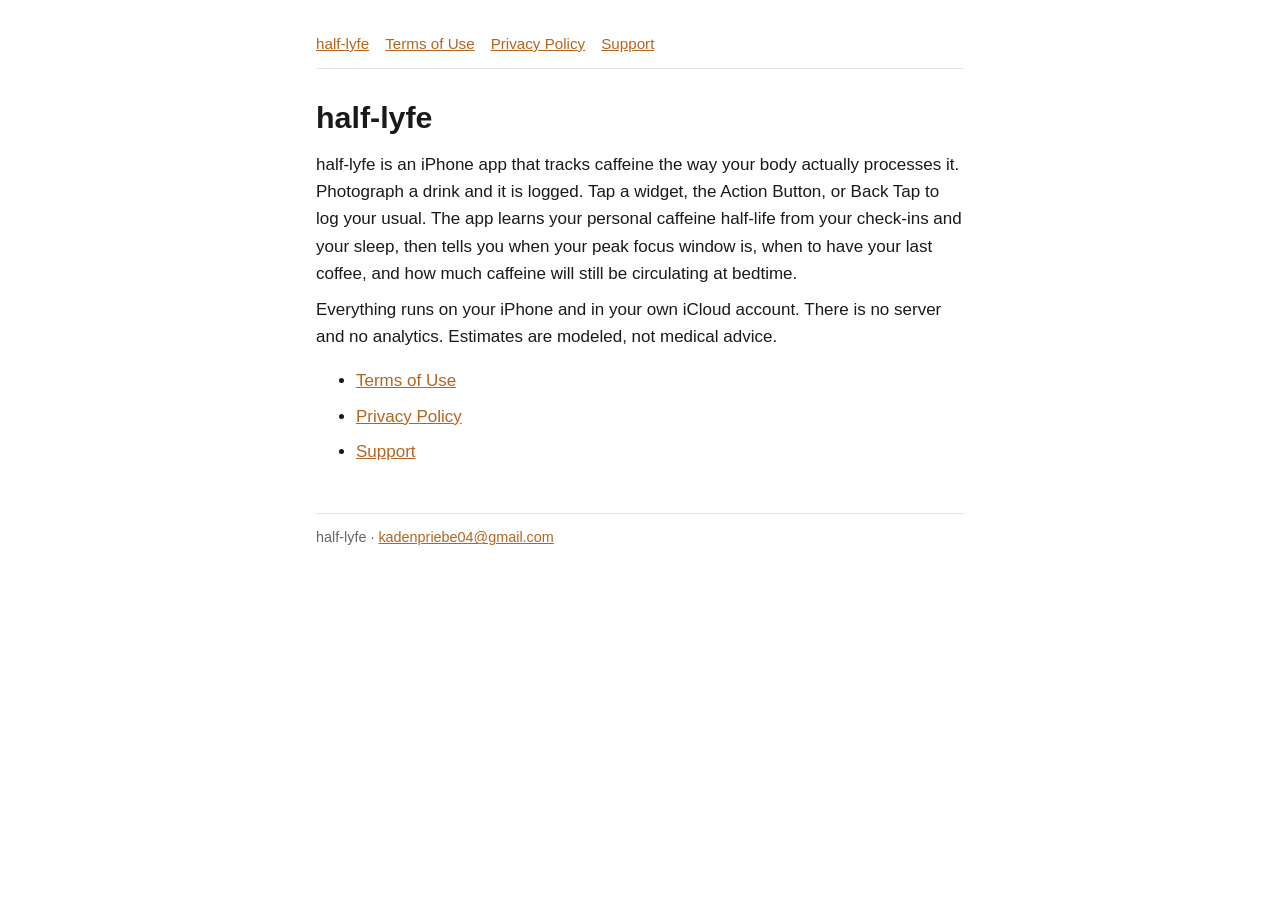
<file: index.html>
<!doctype html><html lang="en"><head><meta charset="utf-8"><meta name="viewport" content="width=device-width,initial-scale=1"><title>half-lyfe</title><link rel="stylesheet" href="style.css"></head><body><main><nav><a href="index.html">half-lyfe</a><a href="terms.html">Terms of Use</a><a href="privacy.html">Privacy Policy</a><a href="support.html">Support</a></nav>
<h1>half-lyfe</h1>
<p>half-lyfe is an iPhone app that tracks caffeine the way your body actually processes it. Photograph a drink and it is logged. Tap a widget, the Action Button, or Back Tap to log your usual. The app learns your personal caffeine half-life from your check-ins and your sleep, then tells you when your peak focus window is, when to have your last coffee, and how much caffeine will still be circulating at bedtime.</p>
<p>Everything runs on your iPhone and in your own iCloud account. There is no server and no analytics. Estimates are modeled, not medical advice.</p>
<ul><li><a href="terms.html">Terms of Use</a></li><li><a href="privacy.html">Privacy Policy</a></li><li><a href="support.html">Support</a></li></ul>
<footer class="muted">half-lyfe · <a href="mailto:kadenpriebe04@gmail.com">kadenpriebe04@gmail.com</a></footer></main></body></html>
</file>
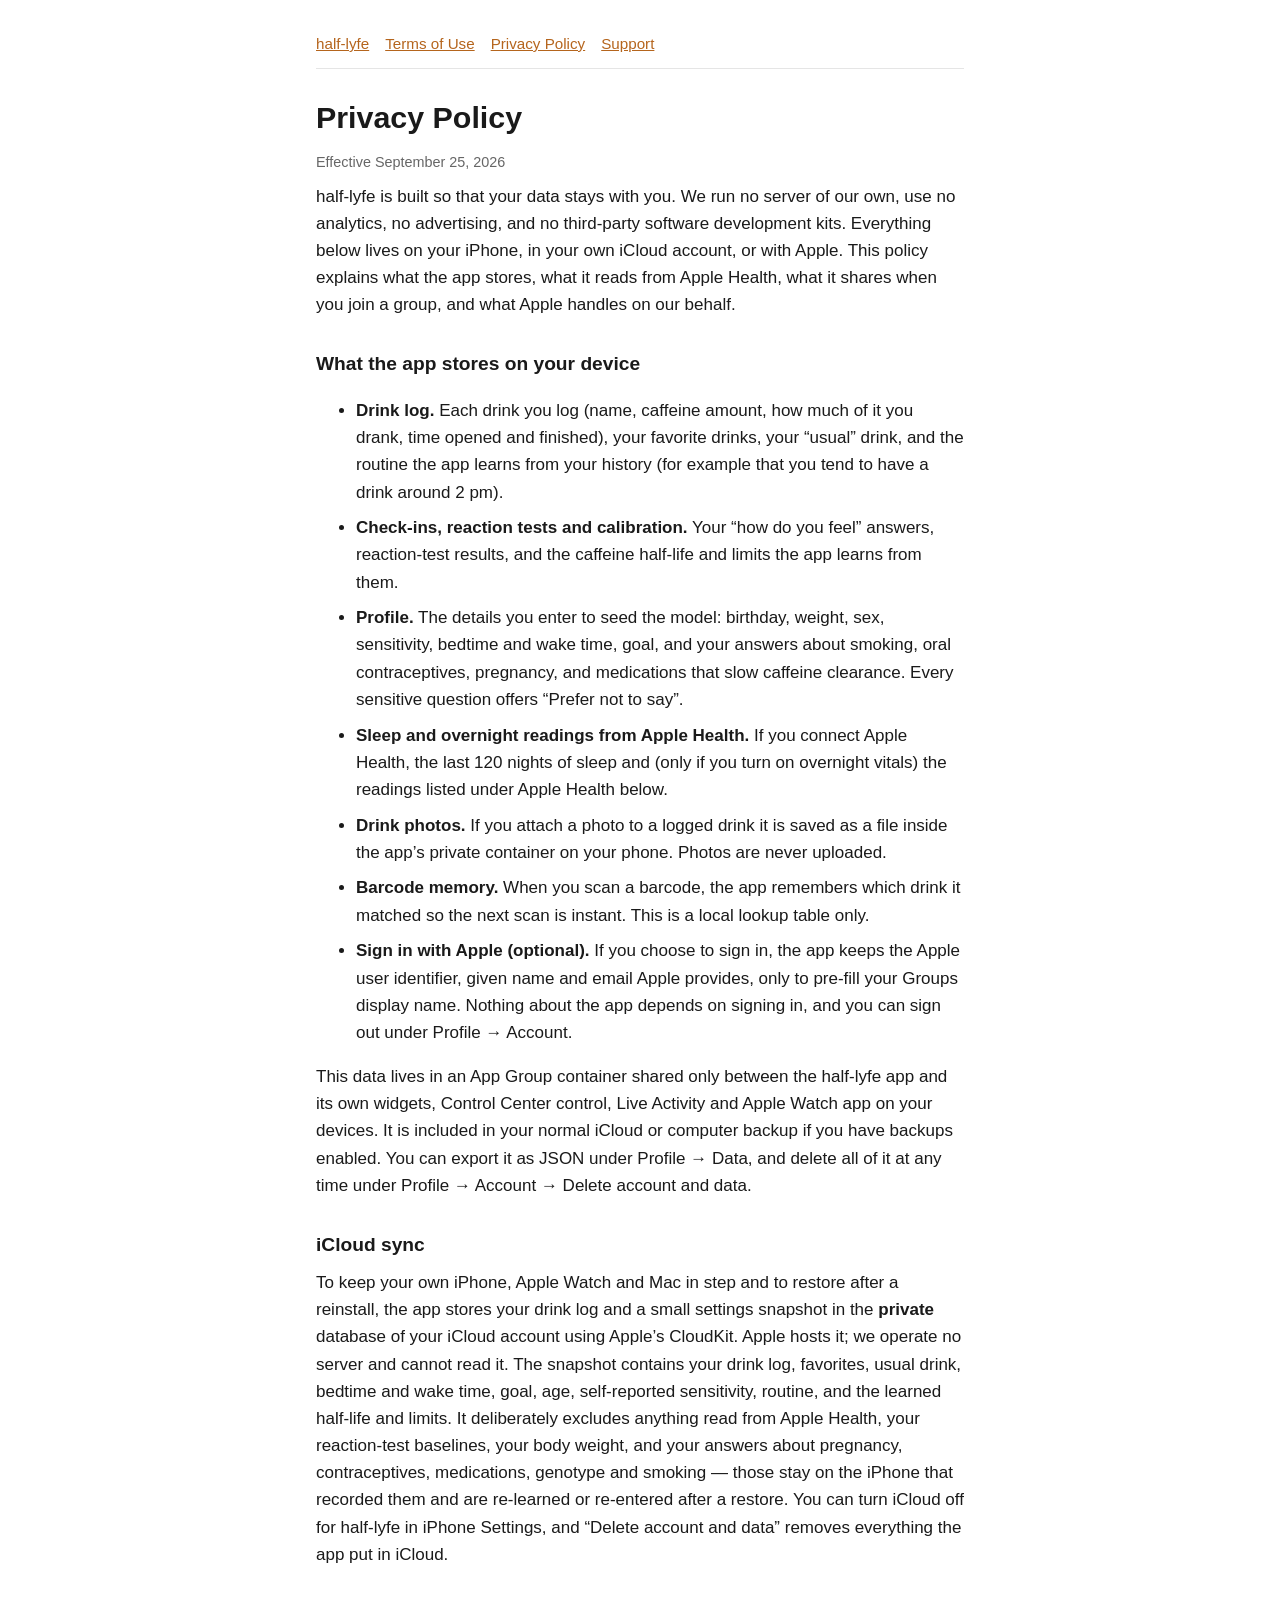
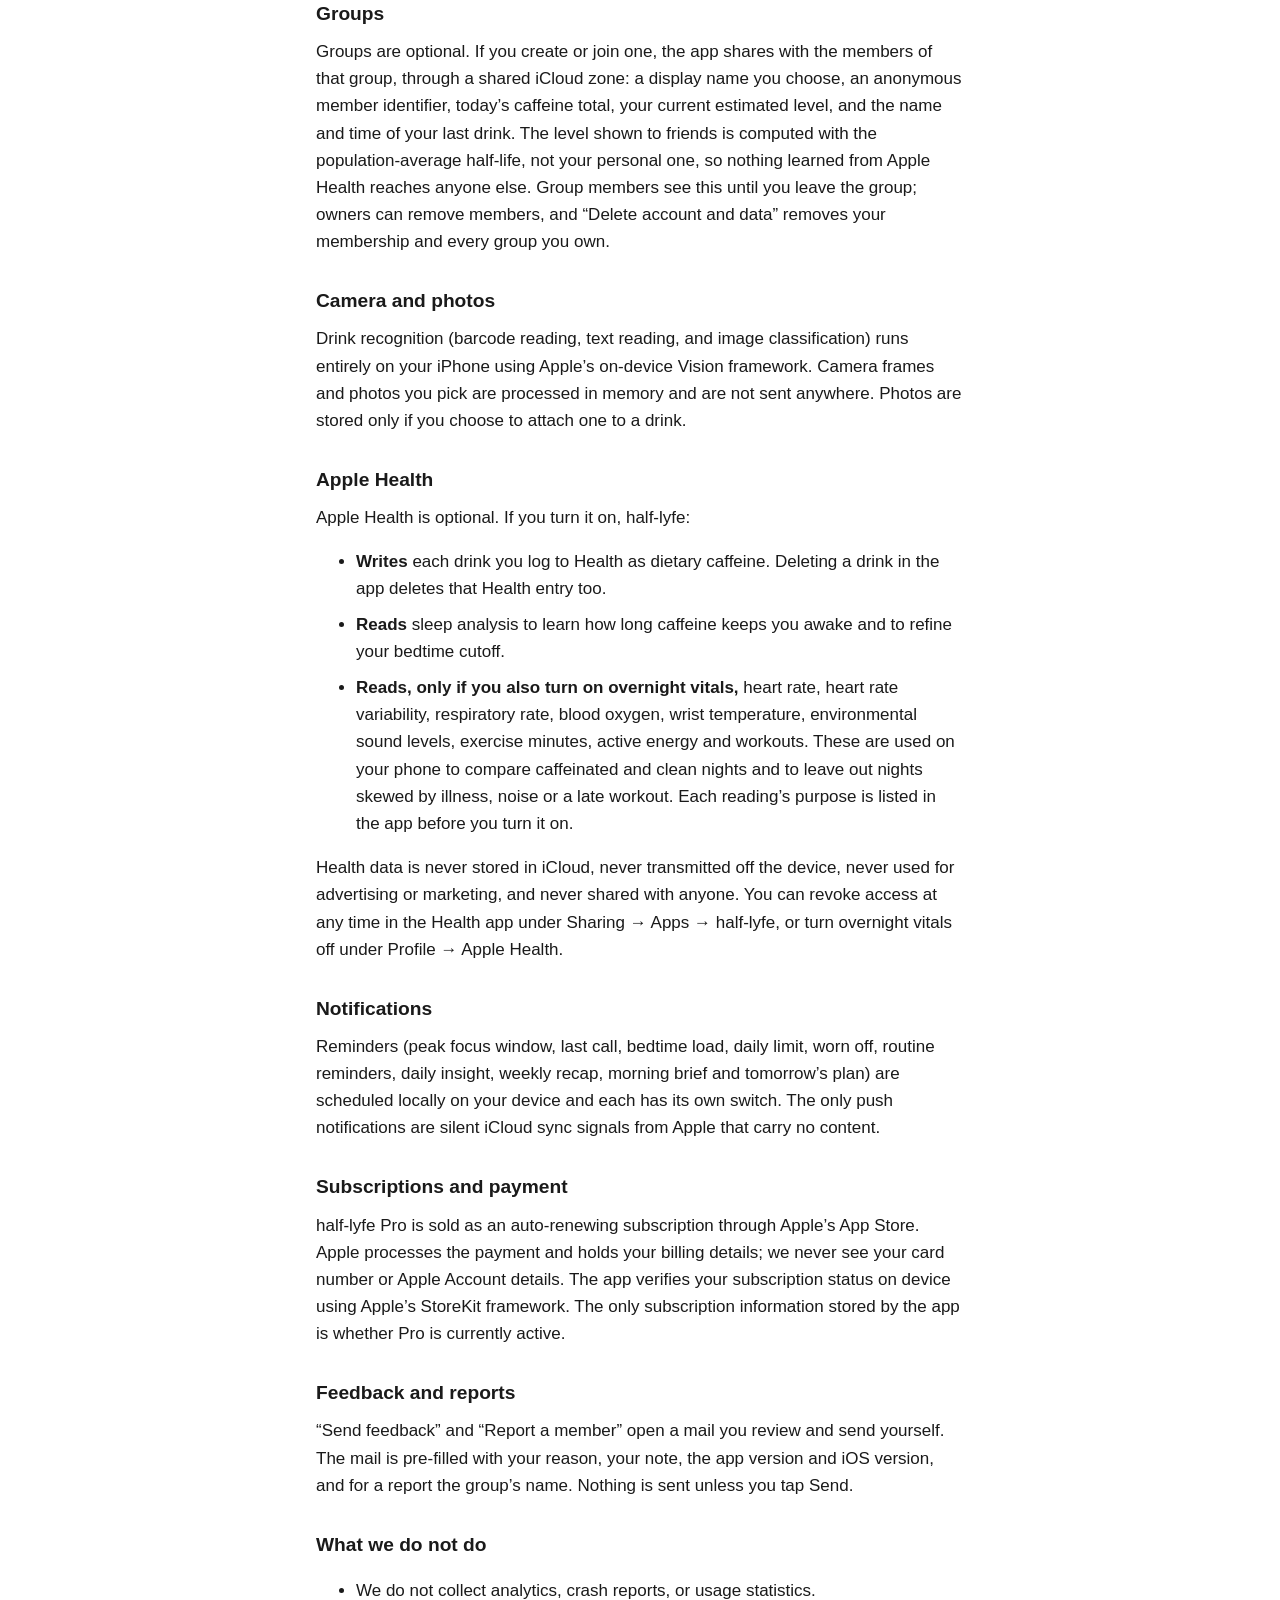
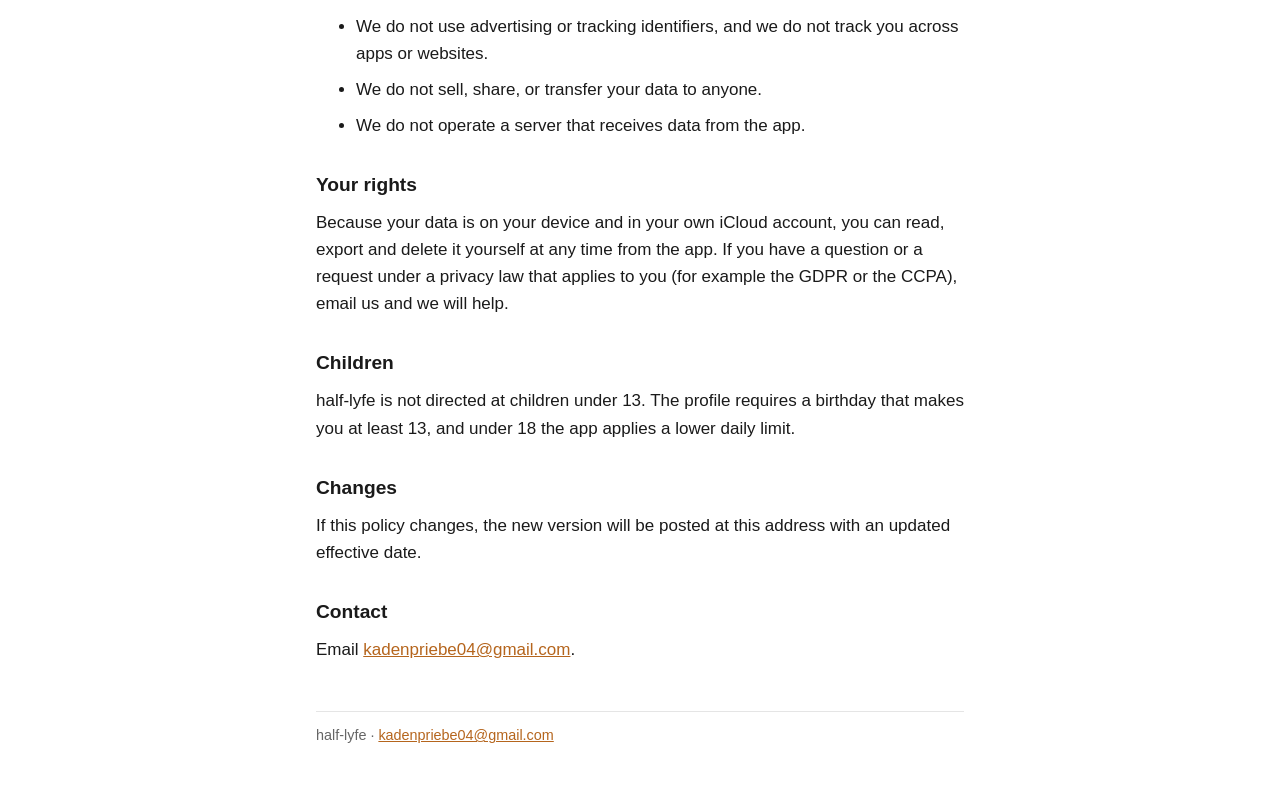
<file: privacy.html>
<!doctype html><html lang="en"><head><meta charset="utf-8"><meta name="viewport" content="width=device-width,initial-scale=1"><title>half-lyfe Privacy Policy</title><link rel="stylesheet" href="style.css"></head><body><main><nav><a href="index.html">half-lyfe</a><a href="terms.html">Terms of Use</a><a href="privacy.html">Privacy Policy</a><a href="support.html">Support</a></nav>
<h1>Privacy Policy</h1>
<p class="muted">Effective September 25, 2026</p>
<p>half-lyfe is built so that your data stays with you. We run no server of our own, use no analytics, no advertising, and no third‑party software development kits. Everything below lives on your iPhone, in your own iCloud account, or with Apple. This policy explains what the app stores, what it reads from Apple Health, what it shares when you join a group, and what Apple handles on our behalf.</p>

<h2>What the app stores on your device</h2>
<ul>
<li><strong>Drink log.</strong> Each drink you log (name, caffeine amount, how much of it you drank, time opened and finished), your favorite drinks, your “usual” drink, and the routine the app learns from your history (for example that you tend to have a drink around 2 pm).</li>
<li><strong>Check‑ins, reaction tests and calibration.</strong> Your “how do you feel” answers, reaction‑test results, and the caffeine half‑life and limits the app learns from them.</li>
<li><strong>Profile.</strong> The details you enter to seed the model: birthday, weight, sex, sensitivity, bedtime and wake time, goal, and your answers about smoking, oral contraceptives, pregnancy, and medications that slow caffeine clearance. Every sensitive question offers “Prefer not to say”.</li>
<li><strong>Sleep and overnight readings from Apple Health.</strong> If you connect Apple Health, the last 120 nights of sleep and (only if you turn on overnight vitals) the readings listed under Apple Health below.</li>
<li><strong>Drink photos.</strong> If you attach a photo to a logged drink it is saved as a file inside the app’s private container on your phone. Photos are never uploaded.</li>
<li><strong>Barcode memory.</strong> When you scan a barcode, the app remembers which drink it matched so the next scan is instant. This is a local lookup table only.</li>
<li><strong>Sign in with Apple (optional).</strong> If you choose to sign in, the app keeps the Apple user identifier, given name and email Apple provides, only to pre‑fill your Groups display name. Nothing about the app depends on signing in, and you can sign out under Profile → Account.</li>
</ul>
<p>This data lives in an App Group container shared only between the half-lyfe app and its own widgets, Control Center control, Live Activity and Apple Watch app on your devices. It is included in your normal iCloud or computer backup if you have backups enabled. You can export it as JSON under Profile → Data, and delete all of it at any time under Profile → Account → Delete account and data.</p>

<h2>iCloud sync</h2>
<p>To keep your own iPhone, Apple Watch and Mac in step and to restore after a reinstall, the app stores your drink log and a small settings snapshot in the <strong>private</strong> database of your iCloud account using Apple’s CloudKit. Apple hosts it; we operate no server and cannot read it. The snapshot contains your drink log, favorites, usual drink, bedtime and wake time, goal, age, self‑reported sensitivity, routine, and the learned half‑life and limits. It deliberately excludes anything read from Apple Health, your reaction‑test baselines, your body weight, and your answers about pregnancy, contraceptives, medications, genotype and smoking — those stay on the iPhone that recorded them and are re‑learned or re‑entered after a restore. You can turn iCloud off for half-lyfe in iPhone Settings, and “Delete account and data” removes everything the app put in iCloud.</p>

<h2>Groups</h2>
<p>Groups are optional. If you create or join one, the app shares with the members of that group, through a shared iCloud zone: a display name you choose, an anonymous member identifier, today’s caffeine total, your current estimated level, and the name and time of your last drink. The level shown to friends is computed with the population‑average half‑life, not your personal one, so nothing learned from Apple Health reaches anyone else. Group members see this until you leave the group; owners can remove members, and “Delete account and data” removes your membership and every group you own.</p>

<h2>Camera and photos</h2>
<p>Drink recognition (barcode reading, text reading, and image classification) runs entirely on your iPhone using Apple’s on‑device Vision framework. Camera frames and photos you pick are processed in memory and are not sent anywhere. Photos are stored only if you choose to attach one to a drink.</p>

<h2>Apple Health</h2>
<p>Apple Health is optional. If you turn it on, half-lyfe:</p>
<ul>
<li><strong>Writes</strong> each drink you log to Health as dietary caffeine. Deleting a drink in the app deletes that Health entry too.</li>
<li><strong>Reads</strong> sleep analysis to learn how long caffeine keeps you awake and to refine your bedtime cutoff.</li>
<li><strong>Reads, only if you also turn on overnight vitals,</strong> heart rate, heart rate variability, respiratory rate, blood oxygen, wrist temperature, environmental sound levels, exercise minutes, active energy and workouts. These are used on your phone to compare caffeinated and clean nights and to leave out nights skewed by illness, noise or a late workout. Each reading’s purpose is listed in the app before you turn it on.</li>
</ul>
<p>Health data is never stored in iCloud, never transmitted off the device, never used for advertising or marketing, and never shared with anyone. You can revoke access at any time in the Health app under Sharing → Apps → half-lyfe, or turn overnight vitals off under Profile → Apple Health.</p>

<h2>Notifications</h2>
<p>Reminders (peak focus window, last call, bedtime load, daily limit, worn off, routine reminders, daily insight, weekly recap, morning brief and tomorrow’s plan) are scheduled locally on your device and each has its own switch. The only push notifications are silent iCloud sync signals from Apple that carry no content.</p>

<h2>Subscriptions and payment</h2>
<p>half-lyfe Pro is sold as an auto‑renewing subscription through Apple’s App Store. Apple processes the payment and holds your billing details; we never see your card number or Apple Account details. The app verifies your subscription status on device using Apple’s StoreKit framework. The only subscription information stored by the app is whether Pro is currently active.</p>

<h2>Feedback and reports</h2>
<p>“Send feedback” and “Report a member” open a mail you review and send yourself. The mail is pre‑filled with your reason, your note, the app version and iOS version, and for a report the group’s name. Nothing is sent unless you tap Send.</p>

<h2>What we do not do</h2>
<ul>
<li>We do not collect analytics, crash reports, or usage statistics.</li>
<li>We do not use advertising or tracking identifiers, and we do not track you across apps or websites.</li>
<li>We do not sell, share, or transfer your data to anyone.</li>
<li>We do not operate a server that receives data from the app.</li>
</ul>

<h2>Your rights</h2>
<p>Because your data is on your device and in your own iCloud account, you can read, export and delete it yourself at any time from the app. If you have a question or a request under a privacy law that applies to you (for example the GDPR or the CCPA), email us and we will help.</p>

<h2>Children</h2>
<p>half-lyfe is not directed at children under 13. The profile requires a birthday that makes you at least 13, and under 18 the app applies a lower daily limit.</p>

<h2>Changes</h2>
<p>If this policy changes, the new version will be posted at this address with an updated effective date.</p>

<h2>Contact</h2>
<p>Email <a href="mailto:kadenpriebe04@gmail.com">kadenpriebe04@gmail.com</a>.</p>
<footer class="muted">half-lyfe · <a href="mailto:kadenpriebe04@gmail.com">kadenpriebe04@gmail.com</a></footer></main></body></html>
</file>
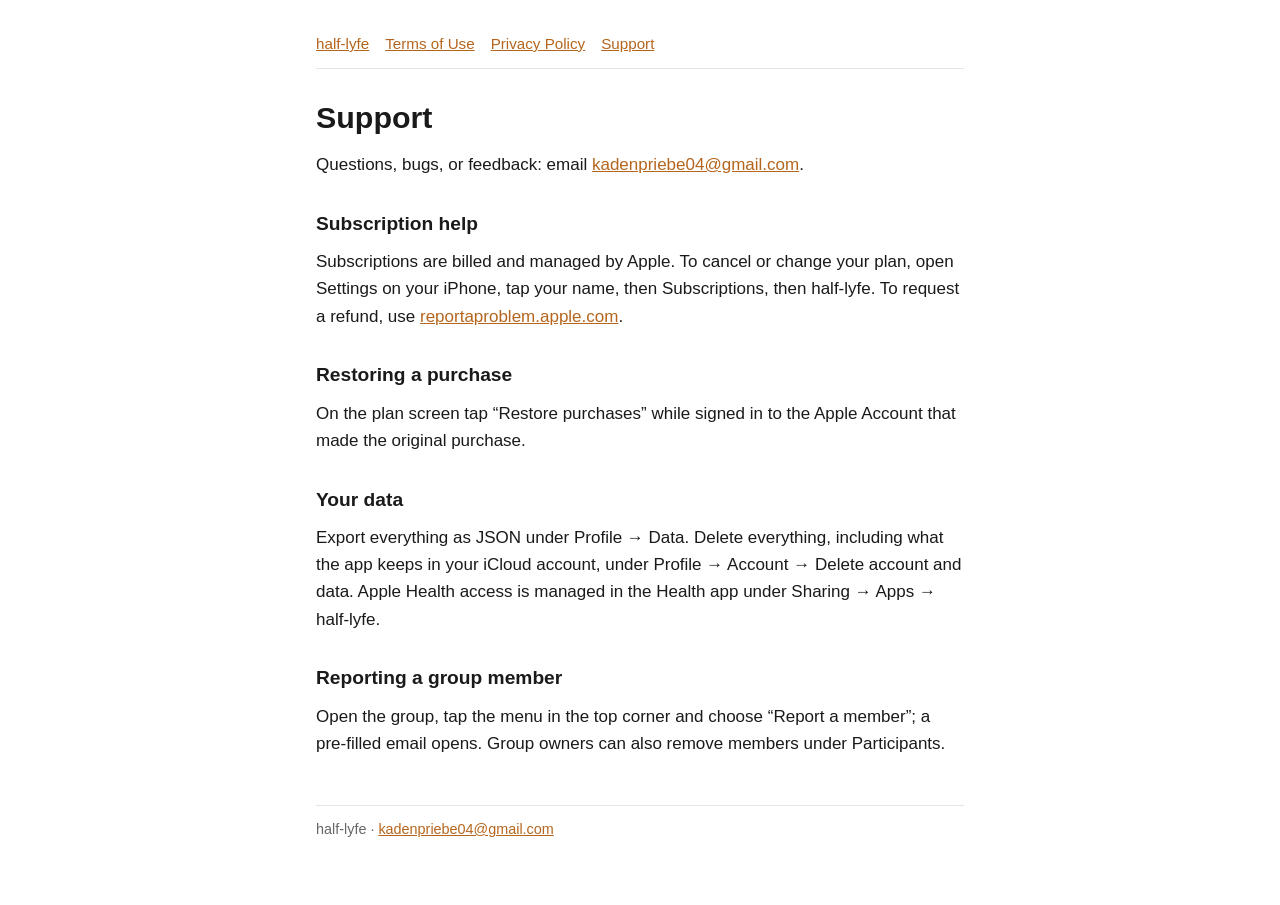
<file: support.html>
<!doctype html><html lang="en"><head><meta charset="utf-8"><meta name="viewport" content="width=device-width,initial-scale=1"><title>half-lyfe Support</title><link rel="stylesheet" href="style.css"></head><body><main><nav><a href="index.html">half-lyfe</a><a href="terms.html">Terms of Use</a><a href="privacy.html">Privacy Policy</a><a href="support.html">Support</a></nav>
<h1>Support</h1>
<p>Questions, bugs, or feedback: email <a href="mailto:kadenpriebe04@gmail.com?subject=half-lyfe%20support">kadenpriebe04@gmail.com</a>.</p>
<h2>Subscription help</h2>
<p>Subscriptions are billed and managed by Apple. To cancel or change your plan, open Settings on your iPhone, tap your name, then Subscriptions, then half-lyfe. To request a refund, use <a href="https://reportaproblem.apple.com">reportaproblem.apple.com</a>.</p>
<h2>Restoring a purchase</h2>
<p>On the plan screen tap “Restore purchases” while signed in to the Apple Account that made the original purchase.</p>
<h2>Your data</h2>
<p>Export everything as JSON under Profile → Data. Delete everything, including what the app keeps in your iCloud account, under Profile → Account → Delete account and data. Apple Health access is managed in the Health app under Sharing → Apps → half-lyfe.</p>
<h2>Reporting a group member</h2>
<p>Open the group, tap the menu in the top corner and choose “Report a member”; a pre‑filled email opens. Group owners can also remove members under Participants.</p>
<footer class="muted">half-lyfe · <a href="mailto:kadenpriebe04@gmail.com">kadenpriebe04@gmail.com</a></footer></main></body></html>
</file>
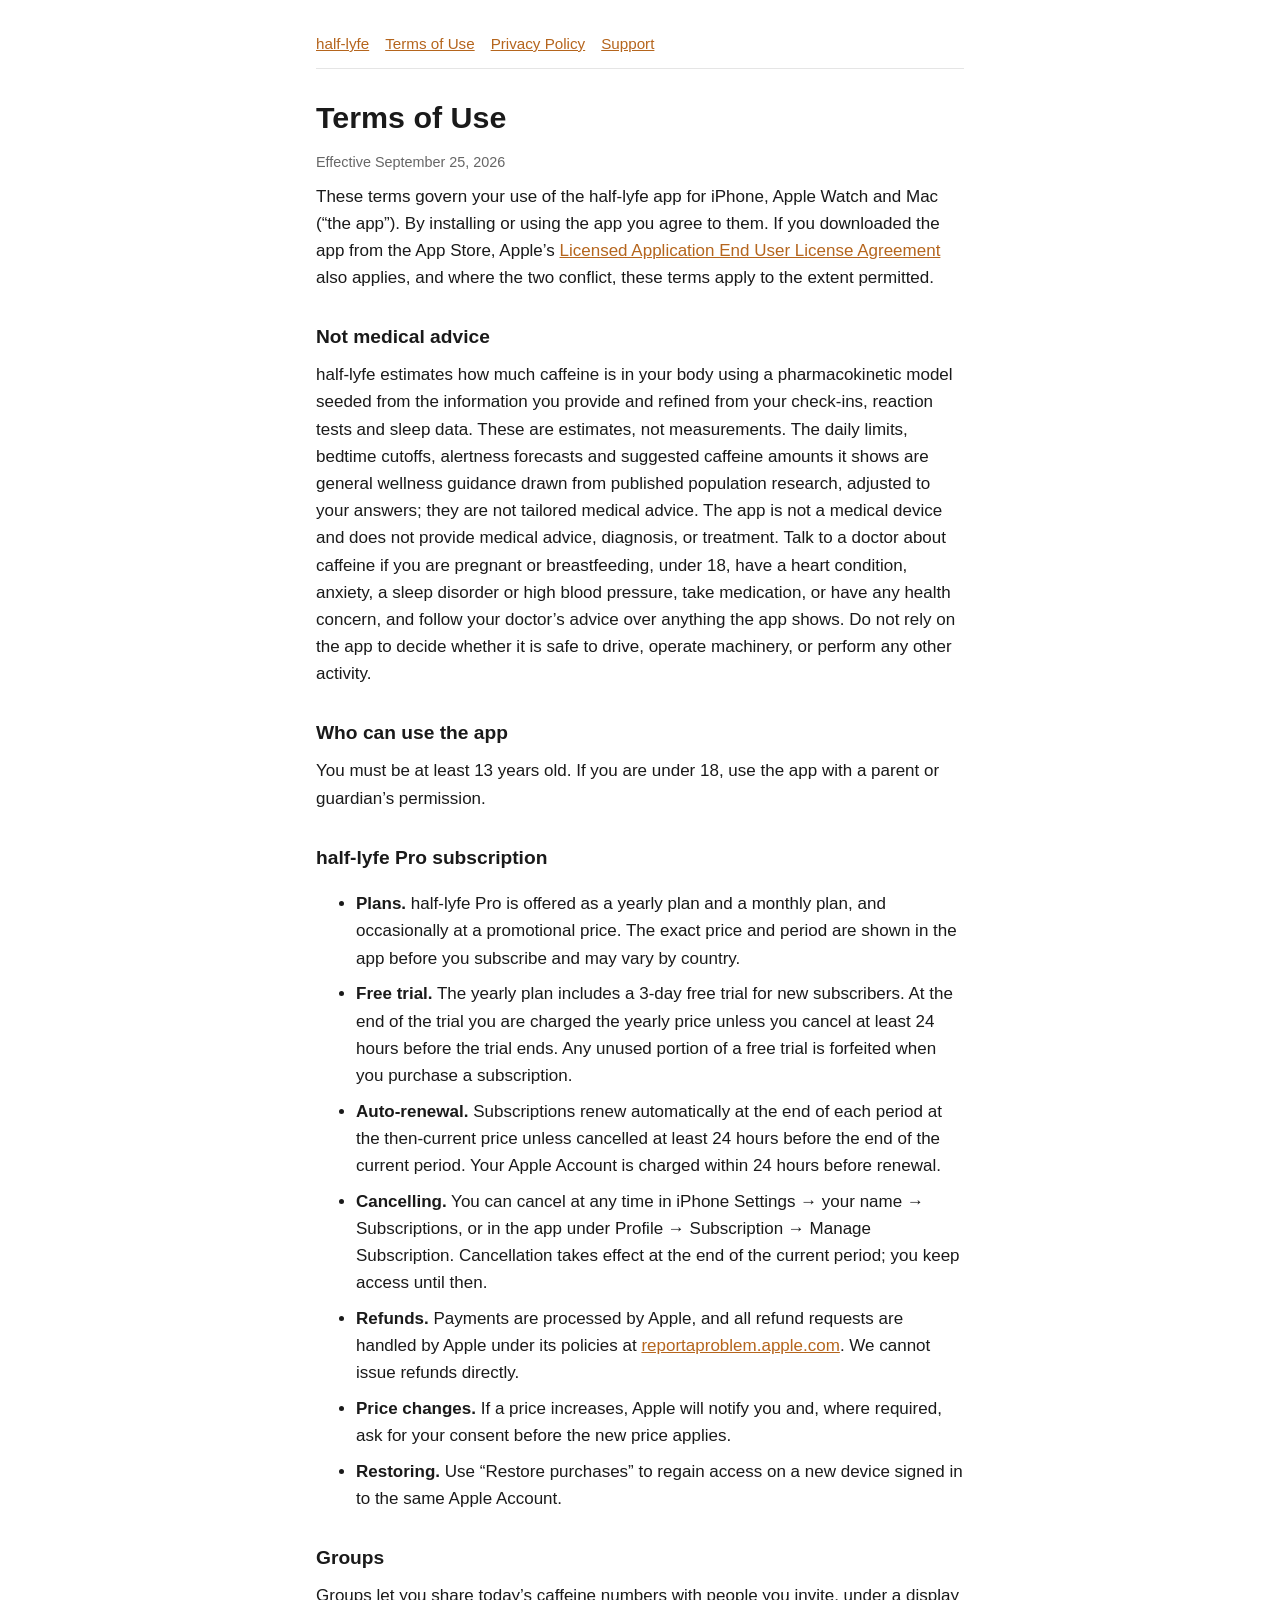
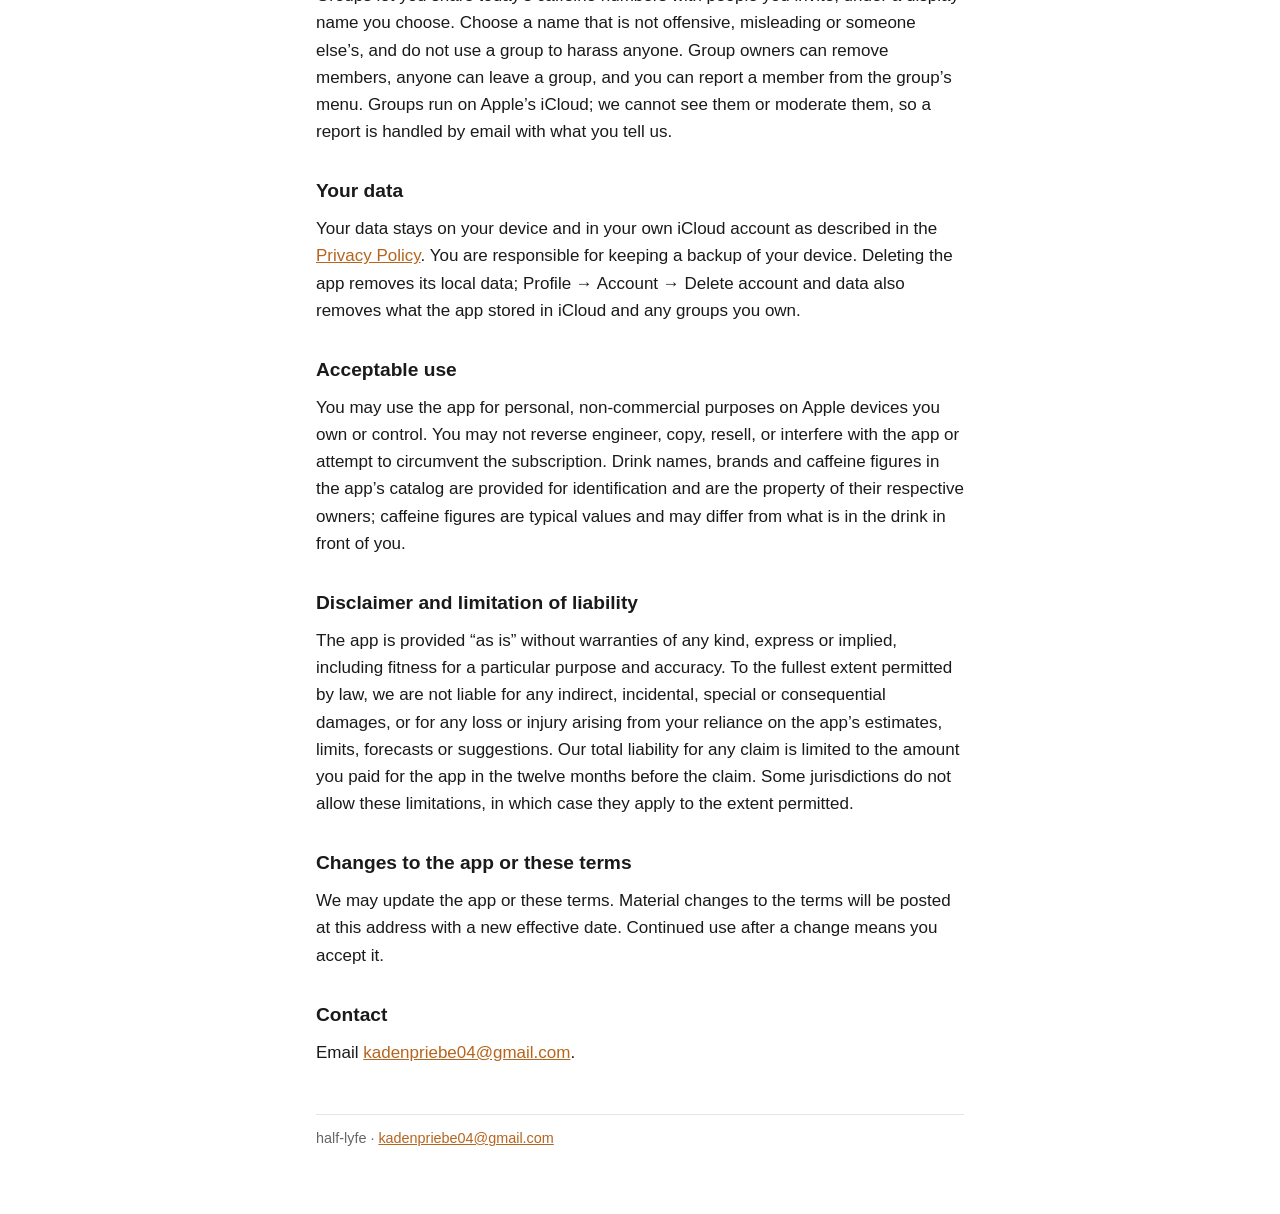
<file: terms.html>
<!doctype html><html lang="en"><head><meta charset="utf-8"><meta name="viewport" content="width=device-width,initial-scale=1"><title>half-lyfe Terms of Use</title><link rel="stylesheet" href="style.css"></head><body><main><nav><a href="index.html">half-lyfe</a><a href="terms.html">Terms of Use</a><a href="privacy.html">Privacy Policy</a><a href="support.html">Support</a></nav>
<h1>Terms of Use</h1>
<p class="muted">Effective September 25, 2026</p>
<p>These terms govern your use of the half-lyfe app for iPhone, Apple Watch and Mac (“the app”). By installing or using the app you agree to them. If you downloaded the app from the App Store, Apple’s <a href="https://www.apple.com/legal/internet-services/itunes/dev/stdeula/">Licensed Application End User License Agreement</a> also applies, and where the two conflict, these terms apply to the extent permitted.</p>

<h2>Not medical advice</h2>
<p>half-lyfe estimates how much caffeine is in your body using a pharmacokinetic model seeded from the information you provide and refined from your check‑ins, reaction tests and sleep data. These are estimates, not measurements. The daily limits, bedtime cutoffs, alertness forecasts and suggested caffeine amounts it shows are general wellness guidance drawn from published population research, adjusted to your answers; they are not tailored medical advice. The app is not a medical device and does not provide medical advice, diagnosis, or treatment. Talk to a doctor about caffeine if you are pregnant or breastfeeding, under 18, have a heart condition, anxiety, a sleep disorder or high blood pressure, take medication, or have any health concern, and follow your doctor’s advice over anything the app shows. Do not rely on the app to decide whether it is safe to drive, operate machinery, or perform any other activity.</p>

<h2>Who can use the app</h2>
<p>You must be at least 13 years old. If you are under 18, use the app with a parent or guardian’s permission.</p>

<h2>half-lyfe Pro subscription</h2>
<ul>
<li><strong>Plans.</strong> half-lyfe Pro is offered as a yearly plan and a monthly plan, and occasionally at a promotional price. The exact price and period are shown in the app before you subscribe and may vary by country.</li>
<li><strong>Free trial.</strong> The yearly plan includes a 3‑day free trial for new subscribers. At the end of the trial you are charged the yearly price unless you cancel at least 24 hours before the trial ends. Any unused portion of a free trial is forfeited when you purchase a subscription.</li>
<li><strong>Auto‑renewal.</strong> Subscriptions renew automatically at the end of each period at the then‑current price unless cancelled at least 24 hours before the end of the current period. Your Apple Account is charged within 24 hours before renewal.</li>
<li><strong>Cancelling.</strong> You can cancel at any time in iPhone Settings → your name → Subscriptions, or in the app under Profile → Subscription → Manage Subscription. Cancellation takes effect at the end of the current period; you keep access until then.</li>
<li><strong>Refunds.</strong> Payments are processed by Apple, and all refund requests are handled by Apple under its policies at <a href="https://reportaproblem.apple.com">reportaproblem.apple.com</a>. We cannot issue refunds directly.</li>
<li><strong>Price changes.</strong> If a price increases, Apple will notify you and, where required, ask for your consent before the new price applies.</li>
<li><strong>Restoring.</strong> Use “Restore purchases” to regain access on a new device signed in to the same Apple Account.</li>
</ul>

<h2>Groups</h2>
<p>Groups let you share today’s caffeine numbers with people you invite, under a display name you choose. Choose a name that is not offensive, misleading or someone else’s, and do not use a group to harass anyone. Group owners can remove members, anyone can leave a group, and you can report a member from the group’s menu. Groups run on Apple’s iCloud; we cannot see them or moderate them, so a report is handled by email with what you tell us.</p>

<h2>Your data</h2>
<p>Your data stays on your device and in your own iCloud account as described in the <a href="privacy.html">Privacy Policy</a>. You are responsible for keeping a backup of your device. Deleting the app removes its local data; Profile → Account → Delete account and data also removes what the app stored in iCloud and any groups you own.</p>

<h2>Acceptable use</h2>
<p>You may use the app for personal, non‑commercial purposes on Apple devices you own or control. You may not reverse engineer, copy, resell, or interfere with the app or attempt to circumvent the subscription. Drink names, brands and caffeine figures in the app’s catalog are provided for identification and are the property of their respective owners; caffeine figures are typical values and may differ from what is in the drink in front of you.</p>

<h2>Disclaimer and limitation of liability</h2>
<p>The app is provided “as is” without warranties of any kind, express or implied, including fitness for a particular purpose and accuracy. To the fullest extent permitted by law, we are not liable for any indirect, incidental, special or consequential damages, or for any loss or injury arising from your reliance on the app’s estimates, limits, forecasts or suggestions. Our total liability for any claim is limited to the amount you paid for the app in the twelve months before the claim. Some jurisdictions do not allow these limitations, in which case they apply to the extent permitted.</p>

<h2>Changes to the app or these terms</h2>
<p>We may update the app or these terms. Material changes to the terms will be posted at this address with a new effective date. Continued use after a change means you accept it.</p>

<h2>Contact</h2>
<p>Email <a href="mailto:kadenpriebe04@gmail.com">kadenpriebe04@gmail.com</a>.</p>
<footer class="muted">half-lyfe · <a href="mailto:kadenpriebe04@gmail.com">kadenpriebe04@gmail.com</a></footer></main></body></html>
</file>
<file: style.css>
:root{--bg:#fff;--fg:#1a1a1a;--muted:#666;--link:#b5651d;--rule:#e5e5e5}
@media(prefers-color-scheme:dark){:root{--bg:#111;--fg:#eee;--muted:#aaa;--link:#e8a35c;--rule:#333}}
*{box-sizing:border-box}
body{margin:0;background:var(--bg);color:var(--fg);font:17px/1.6 -apple-system,BlinkMacSystemFont,"Segoe UI",Helvetica,Arial,sans-serif}
main{max-width:680px;margin:0 auto;padding:32px 16px 64px}
h1{font-size:1.9rem;margin:.2em 0 .3em}h2{font-size:1.2rem;margin:1.6em 0 .4em}
p,li{margin:.5em 0}a{color:var(--link)}
nav{display:flex;gap:16px;flex-wrap:wrap;font-size:.95rem;border-bottom:1px solid var(--rule);padding-bottom:12px;margin-bottom:24px}
.muted{color:var(--muted);font-size:.9rem}
footer{margin-top:48px;border-top:1px solid var(--rule);padding-top:12px}
</file>
